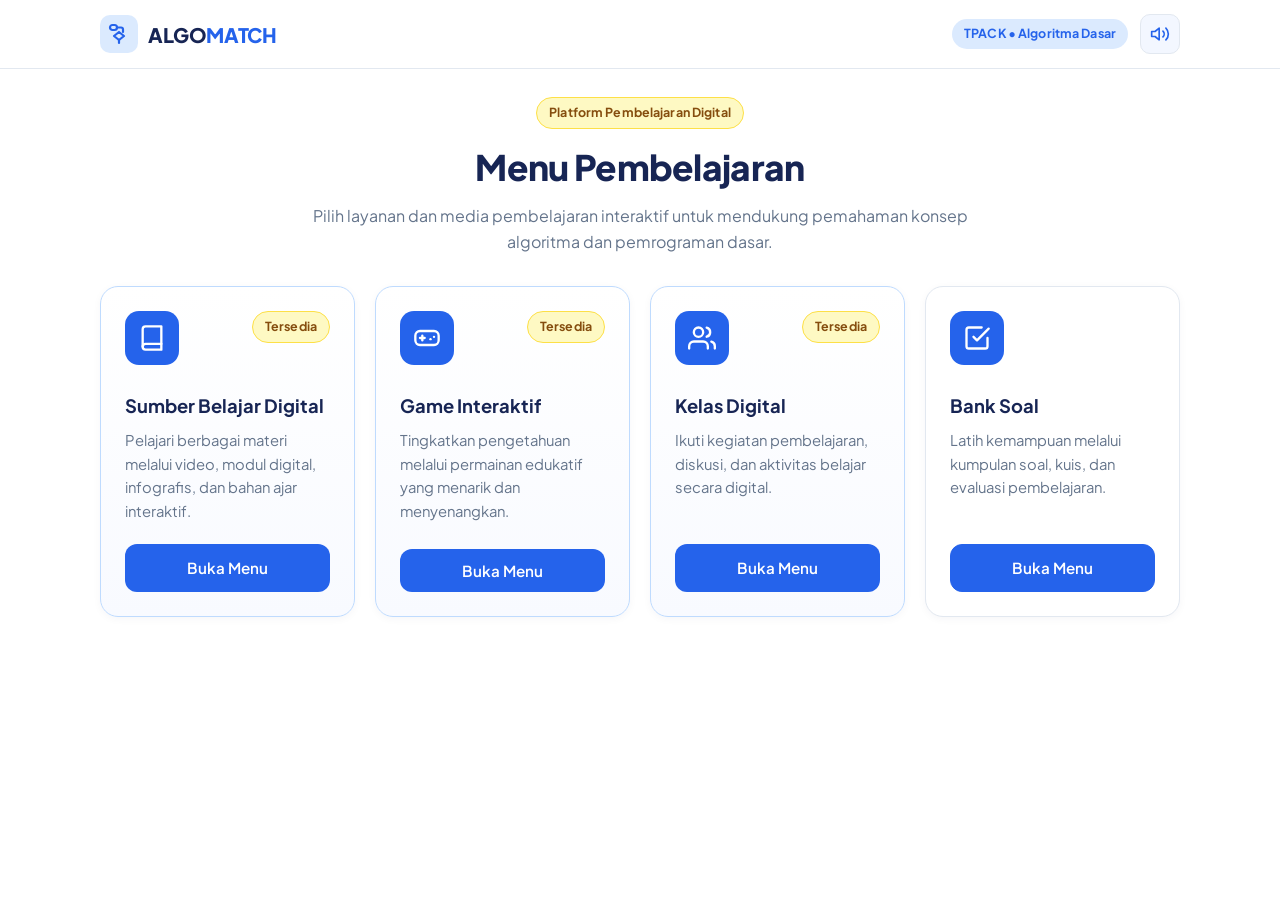
<file: index.html>
<!DOCTYPE html>
<html lang="id">
<head>
  <meta charset="UTF-8" />
  <meta name="viewport" content="width=device-width, initial-scale=1.0" />
  <title>Algo Match </title>
  <link rel="preconnect" href="https://fonts.googleapis.com">
  <link rel="preconnect" href="https://fonts.gstatic.com" crossorigin>
  <link href="https://fonts.googleapis.com/css2?family=Fira+Code:wght@400;500;600&family=Plus+Jakarta+Sans:wght@400;500;600;700;800&display=swap" rel="stylesheet">
  <link rel="stylesheet" href="css/base.css" />
  <link rel="stylesheet" href="css/components.css" />
  <link rel="stylesheet" href="css/gameplay.css" />
</head>
<body>
  <!-- TOP NAVBAR -->
  <header class="top-navbar">
    <div class="container navbar-inner">
      <button type="button" id="brand-home-btn" class="brand-logo" title="Kembali ke Menu Pembelajaran">
        <span class="brand-icon">
          <svg width="24" height="24" viewBox="0 0 24 24" fill="none" stroke="currentColor" stroke-width="2.2" stroke-linecap="round" stroke-linejoin="round">
            <rect x="3" y="3" width="7" height="5" rx="2.5"></rect>
            <polygon points="12 10 17 14 12 18 7 14 12 10"></polygon>
            <path d="M10 5.5h4a2 2 0 0 1 2 2V10"></path>
            <path d="M12 18v3"></path>
          </svg>
        </span>
        <span class="brand-text">ALGO<span class="brand-accent">MATCH</span></span>
      </button>

      <div class="navbar-actions">
        <span class="badge badge-blue hide-mobile">TPACK • Algoritma Dasar</span>
        <button type="button" id="sound-toggle-btn" class="btn-icon" aria-label="Pengaturan Suara" title="Aktifkan/Nonaktifkan Suara">
          <svg id="icon-sound-on" width="20" height="20" viewBox="0 0 24 24" fill="none" stroke="currentColor" stroke-width="2" stroke-linecap="round" stroke-linejoin="round">
            <polygon points="11 5 6 9 2 9 2 15 6 15 11 19 11 5"></polygon>
            <path d="M15.54 8.46a5 5 0 0 1 0 7.07"></path>
            <path d="M19.07 4.93a10 10 0 0 1 0 14.14"></path>
          </svg>
          <svg id="icon-sound-off" class="hidden" width="20" height="20" viewBox="0 0 24 24" fill="none" stroke="currentColor" stroke-width="2" stroke-linecap="round" stroke-linejoin="round">
            <polygon points="11 5 6 9 2 9 2 15 6 15 11 19 11 5"></polygon>
            <line x1="23" y1="9" x2="17" y2="15"></line>
            <line x1="17" y1="9" x2="23" y2="15"></line>
          </svg>
        </button>
      </div>
    </div>
  </header>

  <main class="main-wrapper">
    <!-- =========================================================
         HALAMAN 1: MENU PEMBELAJARAN (PORTAL UTAMA - 4 KATEGORI)
         ========================================================= -->
    <section id="page-portal" class="page active">
      <div class="container">
        <div class="section-header text-center">
          <span class="badge badge-yellow">Platform Pembelajaran Digital</span>
          <h1 class="page-title">Menu Pembelajaran</h1>
          <p class="page-subtitle">Pilih layanan dan media pembelajaran interaktif untuk mendukung pemahaman konsep algoritma dan pemrograman dasar.</p>
        </div>

        <div class="grid-4 portal-grid">
          <!-- 1. SUMBER BELAJAR DIGITAL -->
          <article class="card portal-card portal-card-featured">
            <div class="portal-card-top">
              <div class="card-icon-box bg-blue text-white">
                <svg width="28" height="28" viewBox="0 0 24 24" fill="none" stroke="currentColor" stroke-width="2" stroke-linecap="round" stroke-linejoin="round">
                  <path d="M4 19.5A2.5 2.5 0 0 1 6.5 17H20"></path>
                  <path d="M6.5 2H20v20H6.5A2.5 2.5 0 0 1 4 19.5v-15A2.5 2.5 0 0 1 6.5 2z"></path>
                </svg>
              </div>
              <span class="badge badge-yellow">Tersedia</span>
            </div>
            <h2 class="card-title">Sumber Belajar Digital</h2>
            <p class="card-desc">Pelajari berbagai materi melalui video, modul digital, infografis, dan bahan ajar interaktif.</p>
            <div class="card-footer">
              <a href="https://youtu.be/eN7_T725I-g" target="_blank" rel="noopener noreferrer" class="btn btn-primary btn-full">Buka Menu</a>
            </div>
          </article>

          <!-- 2. GAME INTERAKTIF (AKTIF) -->
          <article class="card portal-card portal-card-featured">
            <div class="portal-card-top">
              <div class="card-icon-box bg-blue text-white">
                <svg width="28" height="28" viewBox="0 0 24 24" fill="none" stroke="currentColor" stroke-width="2" stroke-linecap="round" stroke-linejoin="round">
                  <line x1="6" y1="12" x2="10" y2="12"></line>
                  <line x1="8" y1="10" x2="8" y2="14"></line>
                  <line x1="15" y1="13" x2="15.01" y2="13"></line>
                  <line x1="18" y1="11" x2="18.01" y2="11"></line>
                  <rect x="2" y="6" width="20" height="12" rx="4"></rect>
                </svg>
              </div>
              <span class="badge badge-yellow">Tersedia</span>
            </div>
            <h2 class="card-title">Game Interaktif</h2>
            <p class="card-desc">Tingkatkan pengetahuan melalui permainan edukatif yang menarik dan menyenangkan.</p>
            <div class="card-footer">
              <button type="button" id="btn-open-game-submenu" class="btn btn-primary btn-full">Buka Menu</button>
            </div>
          </article>

          <!-- 3. KELAS DIGITAL -->
          <article class="card portal-card portal-card-featured">
            <div class="portal-card-top">
              <div class="card-icon-box bg-blue text-white">
                <svg width="28" height="28" viewBox="0 0 24 24" fill="none" stroke="currentColor" stroke-width="2" stroke-linecap="round" stroke-linejoin="round">
                  <path d="M17 21v-2a4 4 0 0 0-4-4H5a4 4 0 0 0-4 4v2"></path>
                  <circle cx="9" cy="7" r="4"></circle>
                  <path d="M23 21v-2a4 4 0 0 0-3-3.87"></path>
                  <path d="M16 3.13a4 4 0 0 1 0 7.75"></path>
                </svg>
              </div>
              <span class="badge badge-yellow">Tersedia</span>
            </div>
            <h2 class="card-title">Kelas Digital</h2>
            <p class="card-desc">Ikuti kegiatan pembelajaran, diskusi, dan aktivitas belajar secara digital.</p>
            <div class="card-footer">
              <a href="kelas-digital.html" class="btn btn-primary btn-full">Buka Menu</a>
            </div>
          </article>

          <!-- 4. BANK SOAL -->
          <article class="card portal-card">
            <div class="card-icon-box bg-soft-blue text-blue">
              <svg width="28" height="28" viewBox="0 0 24 24" fill="none" stroke="currentColor" stroke-width="2" stroke-linecap="round" stroke-linejoin="round">
                <path d="M9 11l3 3L22 4"></path>
                <path d="M21 12v7a2 2 0 0 1-2 2H5a2 2 0 0 1-2-2V5a2 2 0 0 1 2-2h11"></path>
              </svg>
            </div>
            <h2 class="card-title">Bank Soal</h2>
            <p class="card-desc">Latih kemampuan melalui kumpulan soal, kuis, dan evaluasi pembelajaran.</p>
            <div class="card-footer">
              <a href="#" class="btn btn-secondary btn-full placeholder-link" data-menu-name="Bank Soal">Buka Menu</a>
            </div>
          </article>
        </div>
      </div>
    </section>

    <!-- =========================================================
         HALAMAN 2: SUBMENU GAME INTERAKTIF (3 KARTU)
         ========================================================= -->
    <section id="page-submenu" class="page hidden">
      <div class="container">
        <div class="top-nav-bar">
          <button type="button" class="btn btn-secondary btn-sm" data-nav="page-portal">
            <svg width="18" height="18" viewBox="0 0 24 24" fill="none" stroke="currentColor" stroke-width="2"><polyline points="15 18 9 12 15 6"></polyline></svg>
            Kembali ke Menu Pembelajaran
          </button>
        </div>

        <div class="section-header text-center">
          <span class="badge badge-yellow">Kategori Aktif • ALGO MATCH</span>
          <h1 class="page-title">Game Interaktif</h1>
          <p class="page-subtitle">Eksplorasi materi dasar algoritma, pahami aturan permainan, dan uji pemahamanmu melalui aktivitas Drag &amp; Drop interaktif.</p>
        </div>

        <div class="grid-3 submenu-grid">
          <!-- A. GAME -->
          <article class="card submenu-card">
            <div class="card-icon-box bg-blue text-white">
              <svg width="28" height="28" viewBox="0 0 24 24" fill="none" stroke="currentColor" stroke-width="2" stroke-linecap="round" stroke-linejoin="round">
                <polygon points="5 3 19 12 5 21 5 3"></polygon>
              </svg>
            </div>
            <span class="badge badge-yellow">2 Level Tersedia</span>
            <h2 class="card-title">Game</h2>
            <p class="card-desc">Mainkan permainan edukatif untuk menguji pemahaman mengenai konsep Flowchart dan Pseudocode.</p>
            <div class="card-footer">
              <button type="button" id="btn-submenu-game" class="btn btn-primary btn-full">Mulai Game</button>
            </div>
          </article>

          <!-- B. MATERI -->
          <article class="card submenu-card">
            <div class="card-icon-box bg-soft-blue text-blue">
              <svg width="28" height="28" viewBox="0 0 24 24" fill="none" stroke="currentColor" stroke-width="2" stroke-linecap="round" stroke-linejoin="round">
                <path d="M2 3h6a4 4 0 0 1 4 4v14a3 3 0 0 0-3-3H2z"></path>
                <path d="M22 3h-6a4 4 0 0 0-4 4v14a3 3 0 0 1 3-3h7z"></path>
              </svg>
            </div>
            <span class="badge badge-blue">Konsep Dasar</span>
            <h2 class="card-title">Materi</h2>
            <p class="card-desc">Pelajari konsep dasar algoritma, simbol Flowchart, dan struktur Pseudocode sebelum bermain.</p>
            <div class="card-footer">
              <button type="button" id="btn-submenu-materi" class="btn btn-primary btn-full">Pelajari Materi</button>
            </div>
          </article>

          <!-- C. PANDUAN -->
          <article class="card submenu-card">
            <div class="card-icon-box bg-soft-blue text-blue">
              <svg width="28" height="28" viewBox="0 0 24 24" fill="none" stroke="currentColor" stroke-width="2" stroke-linecap="round" stroke-linejoin="round">
                <circle cx="12" cy="12" r="10"></circle>
                <path d="M9.09 9a3 3 0 0 1 5.83 1c0 2-3 3-3 3"></path>
                <line x1="12" y1="17" x2="12.01" y2="17"></line>
              </svg>
            </div>
            <span class="badge badge-blue">Aturan &amp; Mekanisme</span>
            <h2 class="card-title">Panduan</h2>
            <p class="card-desc">Pelajari aturan, mekanisme, dan cara memainkan game ALGO MATCH.</p>
            <div class="card-footer">
              <button type="button" id="btn-submenu-panduan" class="btn btn-primary btn-full">Lihat Panduan</button>
            </div>
          </article>
        </div>
      </div>
    </section>

    <!-- =========================================================
         HALAMAN 3: SPLASH SCREEN ALGO MATCH
         ========================================================= -->
    <section id="page-splash" class="page hidden">
      <div class="container splash-container">
        <div class="card splash-card text-center">
          <div class="splash-geo-accents">
            <span class="geo-dot bg-yellow"></span>
            <span class="geo-pill bg-soft-blue"></span>
          </div>

          <div class="splash-illustration">
            <svg width="220" height="120" viewBox="0 0 220 120" fill="none">
              <rect x="65" y="8" width="90" height="28" rx="14" fill="#DBEAFE" stroke="#2563EB" stroke-width="2.5"/>
              <text x="110" y="26" text-anchor="middle" fill="#172554" font-family="Plus Jakarta Sans" font-size="11" font-weight="700">START</text>
              <line x1="110" y1="36" x2="110" y2="54" stroke="#2563EB" stroke-width="2.5"/>
              <polygon points="110,56 105,49 115,49" fill="#2563EB"/>
              <polygon points="110,58 158,84 110,110 62,84" fill="#FEF9C3" stroke="#FACC15" stroke-width="2.5"/>
              <text x="110" y="88" text-anchor="middle" fill="#172554" font-family="Plus Jakarta Sans" font-size="11" font-weight="700">MATCH?</text>
            </svg>
          </div>

          <span class="badge badge-yellow">Game Edukasi Algoritma</span>
          <h1 class="splash-title">ALGO <span class="text-blue">MATCH</span></h1>
          <p class="splash-tagline">Learn, Match, and Master the Algorithm!</p>

          <div class="splash-actions">
            <button type="button" id="btn-enter-algo-menu" class="btn btn-primary btn-lg">
              Masuk ke Menu Game
              <svg width="20" height="20" viewBox="0 0 24 24" fill="none" stroke="currentColor" stroke-width="2.2"><line x1="5" y1="12" x2="19" y2="12"></line><polyline points="12 5 19 12 12 19"></polyline></svg>
            </button>
          </div>
        </div>
      </div>
    </section>

    <!-- =========================================================
         HALAMAN 4: MAIN MENU ALGO MATCH
         ========================================================= -->
<section id="page-algo-menu" class="page hidden">
      <div class="container">
        <div class="top-nav-bar">
          <button type="button" class="btn btn-secondary btn-sm" data-nav="page-submenu">
            <svg width="18" height="18" viewBox="0 0 24 24" fill="none" stroke="currentColor" stroke-width="2"><polyline points="15 18 9 12 15 6"></polyline></svg>
            Kembali ke Submenu Game Interaktif
          </button>
        </div>

        <div class="card algo-menu-card">
          <div class="algo-menu-grid">
            <div class="algo-menu-content">
              <span class="badge badge-yellow">TPACK Interactive Learning</span>
              <h1 class="algo-menu-title">ALGO <span class="text-blue">MATCH</span></h1>
              <p class="algo-menu-tagline">Learn, Match, and Master the Algorithm!</p>
              <p class="algo-menu-desc">
                Latih pemahaman konsep dasar algoritma dengan mencocokkan bentuk simbol <strong>Flowchart</strong> dan struktur perintah <strong>Pseudocode</strong> secara interaktif melalui mekanisme Drag &amp; Drop.
              </p>

              <!-- FORM IDENTITAS MAHASISWA -->
              <div style="background: var(--bg-secondary); border: 1px solid var(--light-blue); border-radius: 14px; padding: 16px; margin-bottom: 18px; max-width: 420px;">
                <div style="font-size: 0.85rem; font-weight: 700; color: var(--dark-navy); margin-bottom: 10px;">
                  Data Identitas Pemain
                </div>
                <div style="display: flex; flex-direction: column; gap: 10px;">
                  <input type="text" id="input-player-nama" placeholder="Nama Lengkap"
                    style="width: 100%; padding: 10px 12px; border: 1px solid var(--border-color); border-radius: 10px; font-family: inherit; font-size: 0.9rem; background: #FFFFFF;" />
                  <div style="display: grid; grid-template-columns: 1fr 1fr; gap: 10px;">
                    <input type="text" id="input-player-nim" placeholder="NIM"
                      style="width: 100%; padding: 10px 12px; border: 1px solid var(--border-color); border-radius: 10px; font-family: inherit; font-size: 0.9rem; background: #FFFFFF;" />
                    <input type="text" id="input-player-kelas" placeholder="Kelas (mis. TRPL 3A)"
                      style="width: 100%; padding: 10px 12px; border: 1px solid var(--border-color); border-radius: 10px; font-family: inherit; font-size: 0.9rem; background: #FFFFFF;" />
                  </div>
                </div>
              </div>

              <div class="algo-menu-buttons">
                <button type="button" id="btn-algo-start" class="btn btn-primary btn-lg">
                  <svg width="20" height="20" viewBox="0 0 24 24" fill="none" stroke="currentColor" stroke-width="2.2"><polygon points="5 3 19 12 5 21 5 3"></polygon></svg>
                  MULAI BERMAIN
                </button>
                <div class="algo-menu-secondary-row">
                  <button type="button" id="btn-algo-materi" class="btn btn-secondary">
                    <svg width="18" height="18" viewBox="0 0 24 24" fill="none" stroke="currentColor" stroke-width="2"><path d="M2 3h6a4 4 0 0 1 4 4v14a3 3 0 0 0-3-3H2z"></path><path d="M22 3h-6a4 4 0 0 0-4 4v14a3 3 0 0 1 3-3h7z"></path></svg>
                    PELAJARI MATERI
                  </button>
                  <button type="button" id="btn-algo-panduan" class="btn btn-secondary">
                    <svg width="18" height="18" viewBox="0 0 24 24" fill="none" stroke="currentColor" stroke-width="2"><circle cx="12" cy="12" r="10"></circle><path d="M9.09 9a3 3 0 0 1 5.83 1c0 2-3 3-3 3"></path><line x1="12" y1="17" x2="12.01" y2="17"></line></svg>
                    PANDUAN
                  </button>
                </div>
              </div>
            </div>

            <div class="algo-menu-visual">
              <div class="visual-box">
                <svg width="260" height="220" viewBox="0 0 260 220" fill="none">
                  <rect x="75" y="12" width="110" height="32" rx="16" fill="#DBEAFE" stroke="#2563EB" stroke-width="2.5"/>
                  <text x="130" y="32" text-anchor="middle" fill="#172554" font-family="Plus Jakarta Sans" font-size="12" font-weight="700">TERMINATOR</text>
                  <line x1="130" y1="44" x2="130" y2="68" stroke="#2563EB" stroke-width="2.5"/>
                  <polygon points="130,70 125,62 135,62" fill="#2563EB"/>

                  <polygon points="65,72 205,72 190,108 50,108" fill="#FFFFFF" stroke="#2563EB" stroke-width="2.5"/>
                  <text x="128" y="94" text-anchor="middle" fill="#172554" font-family="Plus Jakarta Sans" font-size="12" font-weight="700">INPUT / OUTPUT</text>
                  <line x1="130" y1="108" x2="130" y2="132" stroke="#2563EB" stroke-width="2.5"/>
                  <polygon points="130,134 125,126 135,126" fill="#2563EB"/>

                  <rect x="65" y="136" width="130" height="36" rx="6" fill="#FEF9C3" stroke="#FACC15" stroke-width="2.5"/>
                  <text x="130" y="158" text-anchor="middle" fill="#172554" font-family="Fira Code" font-size="12" font-weight="600">PROCESS</text>

                  <circle cx="215" cy="40" r="14" fill="#FEF9C3" stroke="#FACC15" stroke-width="2"/>
                  <text x="215" y="44" text-anchor="middle" fill="#172554" font-family="Plus Jakarta Sans" font-size="11" font-weight="700">A</text>
                </svg>
              </div>
            </div>
          </div>
        </div>
      </div>
    </section>

    <!-- =========================================================
         HALAMAN 5: MATERI PEMBELAJARAN
         ========================================================= -->
    <section id="page-materi" class="page hidden">
      <div class="container">
        <div class="top-nav-bar">
          <button type="button" id="btn-materi-back" class="btn btn-secondary btn-sm">
            <svg width="18" height="18" viewBox="0 0 24 24" fill="none" stroke="currentColor" stroke-width="2"><polyline points="15 18 9 12 15 6"></polyline></svg>
            Kembali
          </button>
          <button type="button" id="btn-materi-to-play" class="btn btn-primary btn-sm">
            Lanjut Bermain
            <svg width="16" height="16" viewBox="0 0 24 24" fill="none" stroke="currentColor" stroke-width="2"><polyline points="9 18 15 12 9 6"></polyline></svg>
          </button>
        </div>

        <div class="section-header text-center">
          <span class="badge badge-yellow">Bahan Ajar Algoritma Dasar</span>
          <h1 class="page-title">Materi Pembelajaran</h1>
          <p class="page-subtitle">Pelajari pengertian, fungsi, dan simbol dasar Flowchart serta struktur perintah Pseudocode.</p>
        </div>

        <!-- TAB KATEGORI MATERI -->
        <div class="tabs-wrapper">
          <button type="button" class="tab-btn active" data-materi-tab="flowchart">
            1. Materi Flowchart
          </button>
          <button type="button" class="tab-btn" data-materi-tab="pseudocode">
            2. Materi Pseudocode
          </button>
        </div>

        <!-- KONTEN MATERI DIRENDER DINAMIS OLEH renderPages.js -->
        <div id="materi-content-area"></div>
      </div>
    </section>

    <!-- =========================================================
         HALAMAN 6: PANDUAN PERMAINAN
         ========================================================= -->
    <section id="page-panduan" class="page hidden">
      <div class="container">
        <div class="top-nav-bar">
          <button type="button" id="btn-panduan-back" class="btn btn-secondary btn-sm">
            <svg width="18" height="18" viewBox="0 0 24 24" fill="none" stroke="currentColor" stroke-width="2"><polyline points="15 18 9 12 15 6"></polyline></svg>
            Kembali
          </button>
          <button type="button" id="btn-panduan-to-play" class="btn btn-primary btn-sm">
            Mulai Bermain
            <svg width="16" height="16" viewBox="0 0 24 24" fill="none" stroke="currentColor" stroke-width="2"><polyline points="9 18 15 12 9 6"></polyline></svg>
          </button>
        </div>

        <div class="section-header text-center">
          <span class="badge badge-yellow">Petunjuk &amp; Aturan Main</span>
          <h1 class="page-title">Panduan Permainan</h1>
          <p class="page-subtitle">Pahami mekanisme Drag &amp; Drop, sistem penilaian, perolehan bintang, dan cara membuka level berikutnya.</p>
        </div>

        <!-- KONTEN PANDUAN & CONTOH INTERAKTIF DIRENDER DINAMIS OLEH renderPages.js -->
        <div id="panduan-content-area"></div>
      </div>
    </section>

    <!-- =========================================================
         HALAMAN 7: PEMILIHAN LEVEL
         ========================================================= -->
    <section id="page-levels" class="page hidden">
      <div class="container">
        <div class="top-nav-bar">
          <button type="button" class="btn btn-secondary btn-sm" data-nav="page-algo-menu">
            <svg width="18" height="18" viewBox="0 0 24 24" fill="none" stroke="currentColor" stroke-width="2"><polyline points="15 18 9 12 15 6"></polyline></svg>
            Kembali ke Menu Game
          </button>
          <button type="button" id="btn-view-final-from-levels" class="btn btn-accent btn-sm hidden">
            Lihat Rekap Hasil Akhir
          </button>
        </div>

        <div class="section-header text-center">
          <span class="badge badge-yellow">2 Tahap Pembelajaran</span>
          <h1 class="page-title">Pilih Level Permainan</h1>
          <p class="page-subtitle">Selesaikan Level 1 (Flowchart) terlebih dahulu untuk membuka akses ke Level 2 (Pseudocode).</p>
        </div>

        <div id="level-cards-container" class="grid-2 levels-grid"></div>
      </div>
    </section>

    <!-- =========================================================
         HALAMAN 8: GAMEPLAY INTERAKTIF
         ========================================================= -->
    <section id="page-gameplay" class="page hidden">
      <div class="container">
        <!-- HEADER GAMEPLAY -->
        <div class="card gameplay-header-card">
          <div class="gameplay-top-row">
            <div class="gameplay-title-group">
              <span id="gp-level-badge" class="badge badge-blue">LEVEL 1</span>
              <h2 id="gp-level-title" class="gp-title">FLOWCHART</h2>
            </div>

            <div class="gameplay-stats-group">
              <span class="badge badge-yellow gp-score-badge">
                <svg width="16" height="16" viewBox="0 0 24 24" fill="#FACC15" stroke="#172554" stroke-width="2"><polygon points="12 2 15.09 8.26 22 9.27 17 14.14 18.18 21.02 12 17.77 5.82 21.02 7 14.14 2 9.27 8.91 8.26 12 2"></polygon></svg>
                Poin sementara: <strong id="gp-score">0</strong>
              </span>
              <button type="button" id="btn-gp-exit" class="btn btn-secondary btn-sm">
                Keluar
              </button>
            </div>
          </div>

          <div class="gameplay-progress-row">
            <div class="progress-meta">
              <span id="gp-question-counter">Soal 1 dari 6</span>
              <span id="gp-progress-percent">Progress: 0%</span>
            </div>
            <div class="progress-track">
              <div id="gp-progress-fill" class="progress-fill" style="width: 0%;"></div>
            </div>
          </div>
        </div>

        <!-- INSTRUKSI SOAL -->
        <div class="instruction-banner">
          <svg width="20" height="20" viewBox="0 0 24 24" fill="none" stroke="currentColor" stroke-width="2.2"><circle cx="12" cy="12" r="10"></circle><line x1="12" y1="16" x2="12" y2="12"></line><line x1="12" y1="8" x2="12.01" y2="8"></line></svg>
          <p id="gp-instruction-text">Seret (Drag) objek di sebelah kiri dan letakkan (Drop) pada kotak definisi fungsi yang sesuai di sebelah kanan. Anda juga dapat mengetuk objek lalu mengetuk target.</p>
        </div>

        <!-- FEEDBACK EDUKATIF -->
        <div id="gp-feedback-box" class="feedback-banner hidden" role="status" aria-live="polite">
          <div class="feedback-icon" id="gp-feedback-icon"></div>
          <div class="feedback-content">
            <h4 id="gp-feedback-title" class="feedback-title">BENAR!</h4>
            <p id="gp-feedback-text" class="feedback-text"></p>
          </div>
        </div>

        <!-- AREA UTAMA DRAG & DROP -->
        <div class="gameplay-board">
          <div class="board-column">
            <h3 class="board-col-title" id="gp-source-col-title">Simbol Flowchart</h3>
            <div id="gp-drag-items" class="drag-items-list"></div>
          </div>

          <div class="board-column">
            <h3 class="board-col-title">Definisi &amp; Fungsi</h3>
            <div id="gp-drop-zones" class="drop-zones-list"></div>
          </div>
        </div>

        <!-- TOMBOL SELESAI LEVEL (MUNCUL SAAT 6/6 TERJAWAB) -->
        <div id="gp-complete-bar" class="gp-complete-bar hidden">
          <button type="button" id="btn-gp-finish-level" class="btn btn-primary btn-lg">
            Lihat Penghargaan Level
            <svg width="20" height="20" viewBox="0 0 24 24" fill="none" stroke="currentColor" stroke-width="2.2"><polyline points="9 18 15 12 9 6"></polyline></svg>
          </button>
        </div>
      </div>
    </section>

    <!-- =========================================================
         HALAMAN 9: AWARDING SCREEN (PER LEVEL)
         ========================================================= -->
    <section id="page-awarding" class="page hidden">
      <div class="container awarding-container">
        <div id="awarding-content-area" class="card awarding-card text-center"></div>
      </div>
    </section>

    <!-- =========================================================
         HALAMAN 10: FINAL RESULT SCREEN (REKAP KESELURUHAN)
         ========================================================= -->
    <section id="page-final" class="page hidden">
      <div class="container final-container">
        <div id="final-content-area" class="card final-card"></div>
      </div>
    </section>
  </main>

  <!-- DIALOG KONFIRMASI KELUAR PERMAINAN -->
  <div id="exit-confirm-modal" class="modal-overlay hidden" role="dialog" aria-modal="true" aria-labelledby="modal-exit-title">
    <div class="modal-box">
      <div class="modal-icon bg-soft-yellow text-navy">
        <svg width="28" height="28" viewBox="0 0 24 24" fill="none" stroke="currentColor" stroke-width="2.2"><path d="M10.29 3.86L1.82 18a2 2 0 0 0 1.71 3h16.94a2 2 0 0 0 1.71-3L13.71 3.86a2 2 0 0 0-3.42 0z"></path><line x1="12" y1="9" x2="12" y2="13"></line><line x1="12" y1="17" x2="12.01" y2="17"></line></svg>
      </div>
      <h3 id="modal-exit-title" class="modal-title">Keluar dari Permainan?</h3>
      <p class="modal-desc">Progres soal pada level yang sedang berlangsung tidak akan disimpan jika Anda keluar sekarang. Apakah Anda yakin ingin keluar?</p>
      <div class="modal-actions">
        <button type="button" id="btn-cancel-exit" class="btn btn-secondary">Lanjutkan Bermain</button>
        <button type="button" id="btn-confirm-exit" class="btn btn-primary">Ya, Keluar</button>
      </div>
    </div>
  </div>

  <!-- TOAST NOTIFIKASI (UNTUK PLACEHOLDER MENU) -->
  <div id="toast-notification" class="toast hidden" role="status"></div>

  <!-- KONTAINER CONFETTI -->
  <div id="confetti-container" class="confetti-container" aria-hidden="true"></div>

  <script type="module" src="js/main.js"></script>
</body>
</html>
</file>
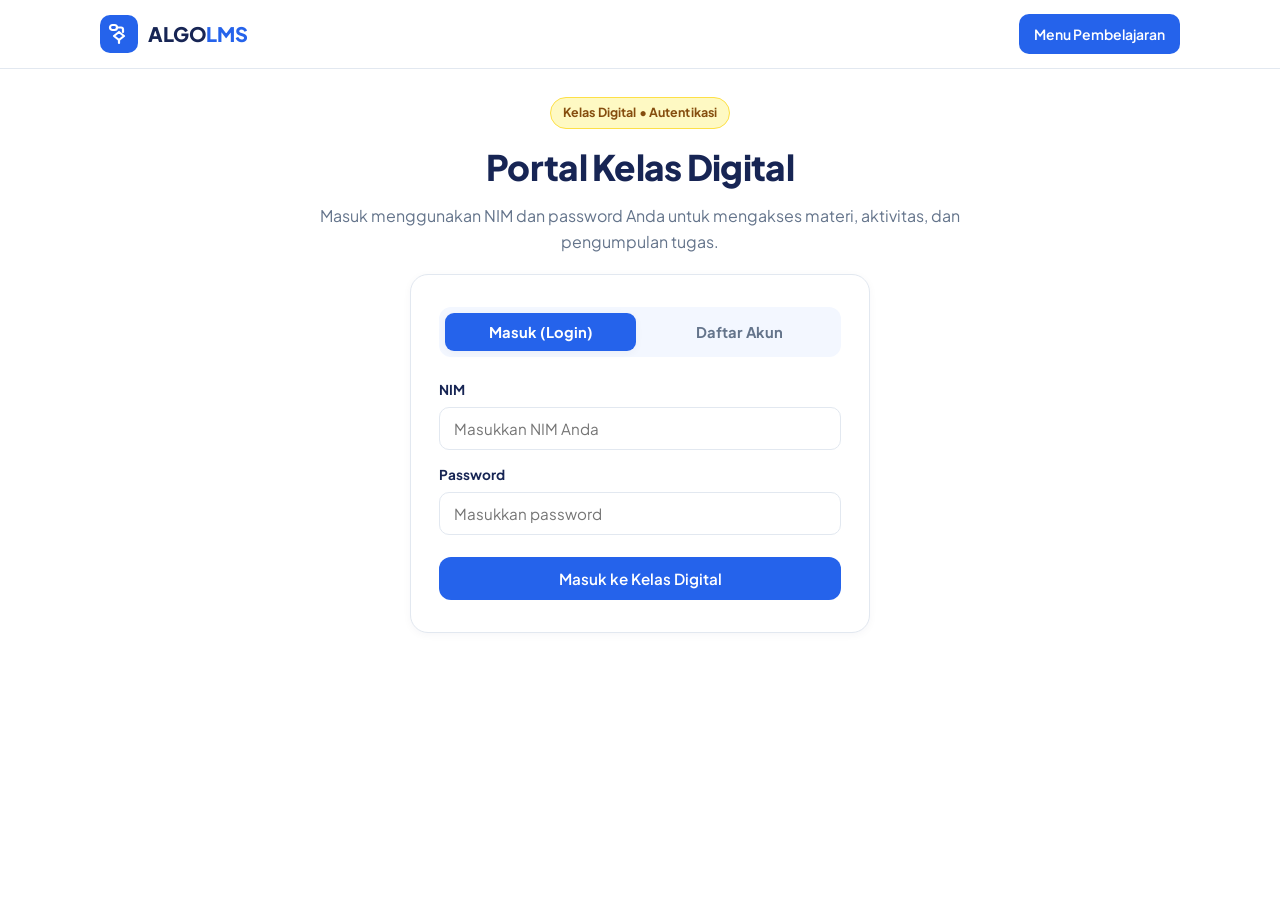
<file: kelas-digital.html>
<!DOCTYPE html>
<html lang="id">
<head>
  <meta charset="UTF-8" />
  <meta name="viewport" content="width=device-width, initial-scale=1.0" />
  <title>Kelas Digital (LMS) – ALGO MATCH</title>
  <link rel="preconnect" href="https://fonts.googleapis.com">
  <link rel="preconnect" href="https://fonts.gstatic.com" crossorigin>
  <link href="https://fonts.googleapis.com/css2?family=Fira+Code:wght@400;500;600&family=Plus+Jakarta+Sans:wght@400;500;600;700;800&display=swap" rel="stylesheet">
  <link rel="stylesheet" href="css/base.css" />
  <link rel="stylesheet" href="css/components.css" />
  <link rel="stylesheet" href="css/lms-auth.css" />
  <link rel="stylesheet" href="css/lms-dashboard.css" />
</head>
<body>
  <header class="top-navbar">
    <div class="container navbar-inner">
      <a href="index.html" class="brand-logo lms-brand-link" title="Kembali ke Menu Pembelajaran">
        <span class="brand-icon lms-brand-icon">
          <svg width="24" height="24" viewBox="0 0 24 24" fill="none" stroke="currentColor" stroke-width="2.2" stroke-linecap="round" stroke-linejoin="round">
            <rect x="3" y="3" width="7" height="5" rx="2.5"></rect>
            <polygon points="12 10 17 14 12 18 7 14 12 10"></polygon>
            <path d="M10 5.5h4a2 2 0 0 1 2 2V10"></path>
            <path d="M12 18v3"></path>
          </svg>
        </span>
        <span class="brand-text">ALGO<span class="brand-accent">LMS</span></span>
      </a>

      <div class="navbar-actions">
        <a href="index.html" class="btn btn-primary btn-sm">Menu Pembelajaran</a>
      </div>
    </div>
  </header>

  <main class="main-wrapper">
    <section id="lms-auth-section" class="container">
      <div class="section-header text-center auth-header">
        <span class="badge badge-yellow">Kelas Digital • Autentikasi</span>
        <h1 class="page-title">Portal Kelas Digital</h1>
        <p class="page-subtitle">Masuk menggunakan NIM dan password Anda untuk mengakses materi, aktivitas, dan pengumpulan tugas.</p>
      </div>

      <div class="auth-container">
        <div class="card auth-card">
          <div class="auth-tabs">
            <button type="button" id="tab-login" class="auth-tab-btn active">Masuk (Login)</button>
            <button type="button" id="tab-register" class="auth-tab-btn">Daftar Akun</button>
          </div>

          <div id="auth-alert" class="alert-box hidden" role="alert"></div>

          <form id="form-login">
            <div class="form-group">
              <label for="login-nim" class="form-label">NIM</label>
              <input type="text" id="login-nim" class="form-input" placeholder="Masukkan NIM Anda" required />
            </div>
            <div class="form-group">
              <label for="login-password" class="form-label">Password</label>
              <input type="password" id="login-password" class="form-input" placeholder="Masukkan password" required />
            </div>
            <button type="submit" id="btn-submit-login" class="btn btn-primary btn-full auth-submit-btn">
              Masuk ke Kelas Digital
            </button>
          </form>

          <form id="form-register" class="hidden">
            <div class="form-group">
              <label for="reg-nama" class="form-label">Nama Lengkap</label>
              <input type="text" id="reg-nama" class="form-input" placeholder="Contoh: Gede Ananda Karunia Putra" required />
            </div>
            <div class="form-group">
              <label for="reg-nim" class="form-label">NIM</label>
              <input type="text" id="reg-nim" class="form-input" placeholder="Contoh: 2455011010" required />
            </div>
            <div class="form-group">
              <label for="reg-kelas" class="form-label">Kelas</label>
              <input type="text" id="reg-kelas" class="form-input" placeholder="Contoh: TRPL 3A" required />
            </div>
            <div class="form-group">
              <label for="reg-password" class="form-label">Buat Password</label>
              <input type="password" id="reg-password" class="form-input" placeholder="Minimal 6 karakter" minlength="6" required />
            </div>
            <button type="submit" id="btn-submit-register" class="btn btn-primary btn-full auth-submit-btn">
              Daftar Akun Sekarang
            </button>
          </form>
        </div>
      </div>
    </section>

    <section id="lms-dashboard-section" class="container hidden">
      <div class="lms-welcome-banner">
        <div>
          <div class="lms-badge-row">
            <span class="badge badge-green">● Terautentikasi</span>
            <span id="dash-role-badge" class="badge badge-yellow">Mahasiswa</span>
          </div>
          <h1 class="page-title lms-welcome-title" id="dash-welcome-name">Selamat Datang!</h1>
          <p class="page-subtitle" id="dash-user-meta">NIM: - | Kelas: -</p>
        </div>

        <div class="lms-banner-actions">
          <button type="button" id="btn-refresh-lms" class="btn btn-primary btn-sm">Sinkron Data</button>
          <button type="button" id="btn-lms-logout" class="btn btn-primary btn-sm">Keluar (Logout)</button>
        </div>
      </div>

      <!-- VIEW MAHASISWA -->
      <div id="lms-mahasiswa-view">
        <nav class="horton-tabs" aria-label="Navigasi Pilar Pembelajaran">
          <button type="button" class="horton-tab-btn active" data-horton-tab="tab-tujuan">
            1. Tujuan Pembelajaran
          </button>
          <button type="button" class="horton-tab-btn" data-horton-tab="tab-aktivitas">
            2. Materi &amp; Aktivitas
          </button>
          <button type="button" class="horton-tab-btn" data-horton-tab="tab-bukti">
            3. Bukti &amp; Pengumpulan Tugas
          </button>
        </nav>

        <div id="panel-tab-tujuan" class="horton-panel">
          <div class="card lms-course-card">
            <span class="badge badge-blue">Desain E-Learning • William Horton</span>
            <h2 class="lms-section-heading" id="course-title">Algoritma &amp; Pemrograman Dasar</h2>
            <p class="lms-course-desc" id="course-desc"></p>
            <h3 class="lms-sub-heading">Capaian Pembelajaran Mata Kuliah (CPMK)</h3>
            <div id="cpmk-list" class="cpmk-grid"></div>
          </div>
        </div>

        <div id="panel-tab-aktivitas" class="horton-panel hidden">
          <div class="card lms-game-sync-card">
            <div class="game-sync-header">
              <div>
                <span class="badge badge-yellow">Integrasi Praktikum Interaktif</span>
                <h2 class="lms-section-heading">Progres Game ALGO MATCH</h2>
                <p class="lms-muted-text">Skor terbaik Anda tersinkronisasi otomatis berdasarkan NIM akun.</p>
              </div>
              <a href="index.html" class="btn btn-primary">Mainkan ALGO MATCH</a>
            </div>

            <div class="game-stats-grid">
              <div class="stat-box">
                <span class="stat-label">Skor Level 1 (Flowchart)</span>
                <strong class="stat-value" id="stat-lvl1">0 / 60</strong>
              </div>
              <div class="stat-box">
                <span class="stat-label">Skor Level 2 (Pseudocode)</span>
                <strong class="stat-value" id="stat-lvl2">0 / 60</strong>
              </div>
              <div class="stat-box">
                <span class="stat-label">Total Skor &amp; Bintang</span>
                <strong class="stat-value" id="stat-total">0 Poin (0 ★)</strong>
              </div>
              <div class="stat-box">
                <span class="stat-label">Status Capaian</span>
                <strong class="stat-value text-blue" id="stat-status">Memuat...</strong>
              </div>
            </div>
          </div>

          <div class="lms-section-top">
            <h2 class="lms-section-heading">Modul &amp; Bahan Ajar Digital</h2>
          </div>
          <div id="lms-materi-grid" class="grid-3"></div>
        </div>

        <div id="panel-tab-bukti" class="horton-panel hidden">
          <div class="bukti-layout">
            <div class="card">
              <span class="badge badge-blue">Asesmen Formatif</span>
              <h2 class="lms-section-heading">Kumpulkan Tugas</h2>
              <p class="lms-muted-text">Tautkan link Google Drive, GitHub, atau dokumen jawaban Anda.</p>

              <form id="form-submit-tugas" class="tugas-form">
                <div class="form-group">
                  <label for="tugas-judul" class="form-label">Pilih / Judul Tugas</label>
                  <select id="tugas-judul" class="form-input" required>
                    <option value="Tugas 1 - Analisis Flowchart">Tugas 1 - Analisis Flowchart</option>
                    <option value="Tugas 2 - Implementasi Pseudocode">Tugas 2 - Implementasi Pseudocode</option>
                    <option value="Tugas 3 - Studi Kasus Algoritma">Tugas 3 - Studi Kasus Algoritma</option>
                  </select>
                </div>
                <div class="form-group">
                  <label for="tugas-link" class="form-label">Link Jawaban (Google Drive / GitHub / Docs)</label>
                  <input type="url" id="tugas-link" class="form-input" placeholder="https://drive.google.com/..." required />
                </div>
                <div class="form-group">
                  <label for="tugas-catatan" class="form-label">Catatan Tambahan (Opsional)</label>
                  <textarea id="tugas-catatan" class="form-input" rows="3" placeholder="Tuliskan ringkasan atau keterangan pengerjaan..."></textarea>
                </div>
                <button type="submit" id="btn-submit-tugas" class="btn btn-primary btn-full">
                  Kirim Jawaban Tugas
                </button>
              </form>
            </div>

            <div class="card">
              <span class="badge badge-yellow">Portofolio Bukti Belajar</span>
              <h2 class="lms-section-heading">Riwayat Pengumpulan &amp; Nilai</h2>
              <div id="lms-tugas-history" class="tugas-history-list"></div>
            </div>
          </div>
        </div>
      </div>

      <!-- VIEW DOSEN / PENGAJAR -->
      <div id="lms-dosen-view" class="hidden">
        <nav class="horton-tabs" aria-label="Navigasi Panel Dosen">
          <button type="button" class="dosen-tab-btn active" data-dosen-tab="dosen-penilaian">
            1. Penilaian Tugas Mahasiswa
          </button>
          <button type="button" class="dosen-tab-btn" data-dosen-tab="dosen-materi">
            2. Tambah Modul Materi
          </button>
          <button type="button" class="dosen-tab-btn" data-dosen-tab="dosen-rekap-game">
            3. Rekap Skor ALGO MATCH
          </button>
        </nav>

        <div id="panel-dosen-penilaian" class="dosen-panel">
          <div class="card">
            <span class="badge badge-blue">Evaluasi &amp; Bukti Belajar</span>
            <h2 class="lms-section-heading">Daftar Kiriman Tugas Mahasiswa</h2>
            <p class="lms-muted-text">Periksa tautan jawaban dan berikan nilai (0–100) yang langsung tersinkron ke akun mahasiswa.</p>
            <div id="dosen-tugas-list" class="dosen-list-stack"></div>
          </div>
        </div>

        <div id="panel-dosen-materi" class="dosen-panel hidden">
          <div class="bukti-layout">
            <div class="card">
              <span class="badge badge-yellow" id="materi-form-badge">Tambah Konten</span>
              <h2 class="lms-section-heading" id="materi-form-heading">Publikasikan Materi Baru</h2>
              <p class="lms-muted-text">Materi yang disimpan akan langsung tampil pada dashboard seluruh mahasiswa.</p>

              <form id="form-add-materi" class="tugas-form">
                <input type="hidden" id="materi-edit-row" value="" />
                <div class="form-group">
                  <label for="materi-pertemuan" class="form-label">Label Pertemuan</label>
                  <input type="text" id="materi-pertemuan" class="form-input" placeholder="Contoh: Pertemuan 2" required />
                </div>
                <div class="form-group">
                  <label for="materi-judul" class="form-label">Judul Materi</label>
                  <input type="text" id="materi-judul" class="form-input" placeholder="Contoh: Struktur Percabangan & Perulangan" required />
                </div>
                <div class="form-group">
                  <label for="materi-tipe" class="form-label">Tipe Bahan Ajar</label>
                  <select id="materi-tipe" class="form-input" required>
                    <option value="Modul PDF">Modul PDF</option>
                    <option value="Video">Video Pembelajaran</option>
                    <option value="Slide">Slide Presentasi</option>
                    <option value="Referensi">Artikel / Referensi</option>
                  </select>
                </div>
                <div class="form-group">
                  <label for="materi-link" class="form-label">Tautan Materi (URL Drive / YouTube / Web)</label>
                  <input type="url" id="materi-link" class="form-input" placeholder="https://..." required />
                </div>
                <div class="form-group">
                  <label for="materi-deskripsi" class="form-label">Deskripsi Singkat</label>
                  <textarea id="materi-deskripsi" class="form-input" rows="3" placeholder="Ringkasan topik pembelajaran..." required></textarea>
                </div>
                <div class="dosen-form-actions">
                  <button type="submit" id="btn-add-materi" class="btn btn-primary btn-full">
                    Publikasikan Materi
                  </button>
                  <button type="button" id="btn-cancel-edit-materi" class="btn btn-secondary btn-full hidden">
                    Batal Edit
                  </button>
                </div>
              </form>
            </div>

            <div class="card">
              <span class="badge badge-blue">Katalog Pembelajaran</span>
              <h2 class="lms-section-heading">Daftar Materi yang Sudah Dirilis</h2>
              <p class="lms-muted-text">Kelola, ubah tautan, atau hapus modul pembelajaran aktif.</p>
              <div id="dosen-materi-list" class="dosen-list-stack"></div>
            </div>
          </div>
        </div>

        <div id="panel-dosen-rekap-game" class="dosen-panel hidden">
          <div class="card">
            <span class="badge badge-green">Analitik Praktikum</span>
            <h2 class="lms-section-heading">Rekap Nilai Game ALGO MATCH</h2>
            <p class="lms-muted-text">Data riwayat penyelesaian game dari seluruh mahasiswa.</p>
            <div class="table-responsive">
              <table class="lms-table">
                <thead>
                  <tr>
                    <th>Waktu</th>
                    <th>NIM</th>
                    <th>Nama</th>
                    <th>Kelas</th>
                    <th>Lvl 1</th>
                    <th>Lvl 2</th>
                    <th>Total</th>
                    <th>Status</th>
                  </tr>
                </thead>
                <tbody id="dosen-game-tbody"></tbody>
              </table>
            </div>
          </div>
        </div>
      </div>
    </section>
  </main>

  <div id="toast-notification" class="toast hidden" role="status"></div>

  <script type="module" src="js/lms/lms-main.js"></script>
</body>
</html>
</file>
<file: css/base.css>
:root {
  --bg-primary: #FFFFFF;
  --bg-secondary: #F3F7FF;
  --primary-blue: #2563EB;
  --primary-blue-hover: #1D4ED8;
  --dark-navy: #172554;
  --light-blue: #DBEAFE;
  --accent-yellow: #FACC15;
  --accent-yellow-hover: #EAB308;
  --soft-yellow: #FEF9C3;
  --success-green: #16A34A;
  --soft-green: #DCFCE7;
  --error-red: #DC2626;
  --soft-red: #FEE2E2;
  --text-secondary: #64748B;
  --border-color: #E2E8F0;

  --radius-sm: 10px;
  --radius-md: 14px;
  --radius-lg: 18px;
  --shadow-sm: 0 2px 8px rgba(23, 37, 84, 0.04);
  --shadow-md: 0 8px 24px rgba(23, 37, 84, 0.07);
  --transition: all 0.2s cubic-bezier(0.4, 0, 0.2, 1);
}

*,
*::before,
*::after {
  box-sizing: border-box;
  margin: 0;
  padding: 0;
}

body {
  font-family: 'Plus Jakarta Sans', -apple-system, BlinkMacSystemFont, sans-serif;
  background-color: var(--bg-primary);
  color: var(--dark-navy);
  line-height: 1.6;
  min-height: 100vh;
  display: flex;
  flex-direction: column;
  -webkit-font-smoothing: antialiased;
}

code, pre, .font-mono {
  font-family: 'Fira Code', monospace;
}

/* NAVBAR */
.top-navbar {
  background-color: var(--bg-primary);
  border-bottom: 1px solid var(--border-color);
  position: sticky;
  top: 0;
  z-index: 40;
}

.navbar-inner {
  display: flex;
  align-items: center;
  justify-content: space-between;
  height: 68px;
}

.brand-logo {
  display: inline-flex;
  align-items: center;
  gap: 10px;
  background: none;
  border: none;
  cursor: pointer;
  font-family: inherit;
  font-size: 1.25rem;
  font-weight: 800;
  color: var(--dark-navy);
  letter-spacing: -0.02em;
  transition: var(--transition);
}

.brand-logo:hover {
  opacity: 0.85;
}

.brand-icon {
  display: inline-flex;
  align-items: center;
  justify-content: center;
  width: 38px;
  height: 38px;
  border-radius: 10px;
  background-color: var(--light-blue);
  color: var(--primary-blue);
}

.brand-accent {
  color: var(--primary-blue);
}

.navbar-actions {
  display: flex;
  align-items: center;
  gap: 12px;
}

/* CONTAINER & PAGES */
.container {
  width: 100%;
  max-width: 1120px;
  margin: 0 auto;
  padding: 0 20px;
}

.main-wrapper {
  flex: 1;
  padding: 28px 0 56px;
}

.page {
  animation: fadeSlideIn 0.28s ease-out;
}

.hidden {
  display: none !important;
}

@keyframes fadeSlideIn {
  from {
    opacity: 0;
    transform: translateY(8px);
  }
  to {
    opacity: 1;
    transform: translateY(0);
  }
}

/* TYPOGRAPHY & HEADERS */
.section-header {
  max-width: 680px;
  margin: 0 auto 32px;
}

.text-center {
  text-align: center;
}

.page-title {
  font-size: clamp(1.65rem, 3vw, 2.2rem);
  font-weight: 800;
  color: var(--dark-navy);
  margin: 10px 0 8px;
  letter-spacing: -0.02em;
}

.page-subtitle {
  font-size: 1rem;
  color: var(--text-secondary);
}

.top-nav-bar {
  display: flex;
  align-items: center;
  justify-content: space-between;
  gap: 12px;
  margin-bottom: 24px;
  flex-wrap: wrap;
}

/* GRIDS */
.grid-2 {
  display: grid;
  grid-template-columns: repeat(2, 1fr);
  gap: 24px;
}

.grid-3 {
  display: grid;
  grid-template-columns: repeat(3, 1fr);
  gap: 24px;
}

.grid-4 {
  display: grid;
  grid-template-columns: repeat(4, 1fr);
  gap: 20px;
}

/* COLOR HELPERS */
.bg-blue { background-color: var(--primary-blue); }
.bg-soft-blue { background-color: var(--light-blue); }
.bg-yellow { background-color: var(--accent-yellow); }
.bg-soft-yellow { background-color: var(--soft-yellow); }
.text-blue { color: var(--primary-blue); }
.text-navy { color: var(--dark-navy); }
.text-white { color: #FFFFFF; }

@media (max-width: 1024px) {
  .grid-4 {
    grid-template-columns: repeat(2, 1fr);
  }
}

@media (max-width: 768px) {
  .grid-3,
  .grid-2,
  .grid-4 {
    grid-template-columns: 1fr;
  }

  .hide-mobile {
    display: none !important;
  }

  .main-wrapper {
    padding: 20px 0 40px;
  }
}
</file>
<file: css/components.css>
/* BUTTONS */
.btn {
  display: inline-flex;
  align-items: center;
  justify-content: center;
  gap: 8px;
  font-family: inherit;
  font-size: 0.95rem;
  font-weight: 600;
  padding: 11px 20px;
  border-radius: 12px;
  border: 1.5px solid transparent;
  cursor: pointer;
  text-decoration: none;
  transition: var(--transition);
  user-select: none;
}

.btn:active {
  transform: scale(0.98);
}

.btn-sm {
  font-size: 0.875rem;
  padding: 8px 14px;
  border-radius: 10px;
}

.btn-lg {
  font-size: 1.05rem;
  padding: 14px 28px;
  border-radius: 14px;
}

.btn-full {
  width: 100%;
}

.btn-primary {
  background-color: var(--primary-blue);
  color: #FFFFFF;
}

.btn-primary:hover {
  background-color: var(--primary-blue-hover);
  box-shadow: 0 4px 12px rgba(37, 99, 235, 0.25);
}

.btn-secondary {
  background-color: var(--primary-blue);
  color: #FFFFFF;
  border-color: var(--primary-blue);
}

.btn-secondary:hover {
  background-color: var(--primary-blue-hover);
  box-shadow: 0 4px 12px rgba(37, 99, 235, 0.25);
}

.btn-accent {
  background-color: var(--accent-yellow);
  color: var(--dark-navy);
  font-weight: 700;
}

.btn-accent:hover {
  background-color: var(--accent-yellow-hover);
}

.btn:disabled,
.btn-disabled {
  background-color: #F1F5F9;
  color: #94A3B8;
  border-color: var(--border-color);
  cursor: not-allowed;
  box-shadow: none;
}

.btn-icon {
  display: inline-flex;
  align-items: center;
  justify-content: center;
  width: 40px;
  height: 40px;
  border-radius: 10px;
  background-color: var(--bg-secondary);
  border: 1px solid var(--border-color);
  color: var(--primary-blue);
  cursor: pointer;
  transition: var(--transition);
}

.btn-icon:hover {
  background-color: var(--light-blue);
}

/* CARDS */
.card {
  background-color: var(--bg-primary);
  border: 1px solid var(--border-color);
  border-radius: var(--radius-lg);
  padding: 24px;
  box-shadow: var(--shadow-sm);
  transition: var(--transition);
}

.portal-card,
.submenu-card {
  display: flex;
  flex-direction: column;
  height: 100%;
}

.portal-card:hover,
.submenu-card:hover {
  transform: translateY(-3px);
  box-shadow: var(--shadow-md);
  border-color: #CBD5E1;
}

.portal-card-featured {
  border-color: #BFDBFE;
  background: linear-gradient(180deg, #FFFFFF 0%, #F8FAFF 100%);
}

.portal-card-top {
  display: flex;
  align-items: flex-start;
  justify-content: space-between;
  gap: 10px;
}

.card-icon-box {
  width: 54px;
  height: 54px;
  border-radius: 14px;
  display: inline-flex;
  align-items: center;
  justify-content: center;
  margin-bottom: 18px;
  background-color: var(--primary-blue);
  color: #FFFFFF;
}

.card-title {
  font-size: 1.15rem;
  font-weight: 700;
  color: var(--dark-navy);
  margin: 8px 0;
}

.card-desc {
  font-size: 0.925rem;
  color: var(--text-secondary);
  flex: 1;
  margin-bottom: 20px;
}

.card-footer {
  margin-top: auto;
}

/* BADGES */
.badge {
  display: inline-flex;
  align-items: center;
  gap: 6px;
  font-size: 0.78rem;
  font-weight: 700;
  padding: 5px 12px;
  border-radius: 999px;
  letter-spacing: 0.01em;
}

.badge-blue {
  background-color: var(--light-blue);
  color: var(--primary-blue);
}

.badge-yellow {
  background-color: var(--soft-yellow);
  color: #854D0E;
  border: 1px solid #FDE047;
}

.badge-green {
  background-color: var(--soft-green);
  color: var(--success-green);
}

.badge-locked {
  background-color: #F1F5F9;
  color: var(--text-secondary);
}

/* SPLASH & ALGO MAIN MENU */
.splash-container {
  max-width: 580px;
  margin: 24px auto;
}

.splash-card {
  position: relative;
  padding: 44px 32px;
  overflow: hidden;
}

.splash-geo-accents .geo-dot {
  position: absolute;
  top: 22px;
  right: 26px;
  width: 14px;
  height: 14px;
  border-radius: 50%;
}

.splash-geo-accents .geo-pill {
  position: absolute;
  bottom: 22px;
  left: 24px;
  width: 44px;
  height: 10px;
  border-radius: 999px;
}

.splash-illustration {
  margin-bottom: 16px;
}

.splash-title {
  font-size: 2.4rem;
  font-weight: 800;
  margin: 12px 0 6px;
  letter-spacing: -0.03em;
}

.splash-tagline {
  font-size: 1.05rem;
  color: var(--text-secondary);
  margin-bottom: 28px;
}

.algo-menu-card {
  padding: 36px;
}

.algo-menu-grid {
  display: grid;
  grid-template-columns: 1.25fr 0.75fr;
  gap: 32px;
  align-items: center;
}

.algo-menu-title {
  font-size: 2.3rem;
  font-weight: 800;
  margin: 10px 0 4px;
}

.algo-menu-tagline {
  font-size: 1.05rem;
  font-weight: 600;
  color: var(--primary-blue);
  margin-bottom: 14px;
}

.algo-menu-desc {
  color: var(--text-secondary);
  margin-bottom: 26px;
}

.algo-menu-buttons {
  display: flex;
  flex-direction: column;
  gap: 12px;
  max-width: 420px;
}

.algo-menu-secondary-row {
  display: grid;
  grid-template-columns: 1fr 1fr;
  gap: 12px;
}

.visual-box {
  background-color: var(--bg-secondary);
  border: 1px solid var(--light-blue);
  border-radius: var(--radius-lg);
  padding: 20px;
  display: flex;
  justify-content: center;
}

/* TABS & MATERI */
.tabs-wrapper {
  display: flex;
  justify-content: center;
  gap: 12px;
  margin-bottom: 28px;
  flex-wrap: wrap;
}

.tab-btn {
  font-family: inherit;
  font-size: 0.95rem;
  font-weight: 700;
  padding: 12px 24px;
  border-radius: 12px;
  border: 1.5px solid var(--border-color);
  background-color: #FFFFFF;
  color: var(--text-secondary);
  cursor: pointer;
  transition: var(--transition);
}

.tab-btn:hover {
  border-color: var(--primary-blue);
  color: var(--primary-blue);
}

.tab-btn.active {
  background-color: var(--primary-blue);
  border-color: var(--primary-blue);
  color: #FFFFFF;
}

.materi-intro-card {
  background-color: var(--bg-secondary);
  border: 1px solid var(--light-blue);
  border-radius: var(--radius-lg);
  padding: 24px;
  margin-bottom: 24px;
}

.materi-note {
  background-color: var(--soft-yellow);
  border-left: 4px solid var(--accent-yellow);
  padding: 12px 16px;
  border-radius: 8px;
  font-size: 0.9rem;
  color: var(--dark-navy);
  margin-top: 14px;
}

.materi-item-card {
  display: flex;
  flex-direction: column;
  gap: 12px;
}

.materi-visual-area {
  background-color: var(--bg-secondary);
  border: 1px solid var(--light-blue);
  border-radius: 12px;
  padding: 16px;
  min-height: 92px;
  display: flex;
  align-items: center;
  justify-content: center;
}

.code-snippet-box {
  width: 100%;
  background-color: #FFFFFF;
  border: 1px solid #CBD5E1;
  border-radius: 10px;
  padding: 10px 14px;
  font-family: 'Fira Code', monospace;
  font-size: 0.85rem;
  color: var(--dark-navy);
  line-height: 1.5;
}

/* LEVEL CARDS */
.levels-grid {
  max-width: 840px;
  margin: 0 auto;
}

.level-card {
  display: flex;
  flex-direction: column;
  justify-content: space-between;
}

.level-card.locked {
  background-color: #F8FAFC;
  border-color: var(--border-color);
  opacity: 0.9;
}

.level-card-header {
  display: flex;
  align-items: center;
  justify-content: space-between;
  margin-bottom: 16px;
}

.stars-row {
  display: inline-flex;
  align-items: center;
  gap: 6px;
  margin: 12px 0;
}

.star-svg {
  width: 24px;
  height: 24px;
  transition: transform 0.3s ease;
}

.star-svg.earned {
  fill: var(--accent-yellow);
  stroke: #CA8A04;
}

.star-svg.empty {
  fill: #E2E8F0;
  stroke: #CBD5E1;
}

/* PROGRESS BAR */
.progress-track {
  width: 100%;
  height: 10px;
  background-color: var(--border-color);
  border-radius: 999px;
  overflow: hidden;
}

.progress-fill {
  height: 100%;
  background-color: var(--primary-blue);
  border-radius: 999px;
  transition: width 0.35s ease;
}

/* MODAL & TOAST */
.modal-overlay {
  position: fixed;
  inset: 0;
  background-color: rgba(23, 37, 84, 0.45);
  display: flex;
  align-items: center;
  justify-content: center;
  padding: 20px;
  z-index: 100;
}

.modal-box {
  background-color: #FFFFFF;
  border-radius: var(--radius-lg);
  padding: 28px;
  max-width: 420px;
  width: 100%;
  text-align: center;
  box-shadow: var(--shadow-md);
}

.modal-icon {
  width: 56px;
  height: 56px;
  border-radius: 50%;
  display: inline-flex;
  align-items: center;
  justify-content: center;
  margin-bottom: 14px;
}

.modal-title {
  font-size: 1.25rem;
  font-weight: 700;
  margin-bottom: 8px;
}

.modal-desc {
  font-size: 0.925rem;
  color: var(--text-secondary);
  margin-bottom: 22px;
}

.modal-actions {
  display: grid;
  grid-template-columns: 1fr 1fr;
  gap: 12px;
}

.toast {
  position: fixed;
  bottom: 24px;
  right: 24px;
  background-color: var(--dark-navy);
  color: #FFFFFF;
  padding: 12px 20px;
  border-radius: 12px;
  font-size: 0.9rem;
  font-weight: 500;
  box-shadow: var(--shadow-md);
  z-index: 110;
  animation: fadeSlideIn 0.25s ease;
}

@media (max-width: 768px) {
  .algo-menu-grid {
    grid-template-columns: 1fr;
  }

  .algo-menu-card {
    padding: 24px;
  }
}
</file>
<file: css/gameplay.css>
/* GAMEPLAY HEADER & INSTRUCTIONS */
.gameplay-header-card {
  padding: 18px 24px;
  margin-bottom: 16px;
}

.gameplay-top-row {
  display: flex;
  align-items: center;
  justify-content: space-between;
  gap: 12px;
  flex-wrap: wrap;
  margin-bottom: 14px;
}

.gameplay-title-group {
  display: flex;
  align-items: center;
  gap: 12px;
}

.gp-title {
  font-size: 1.25rem;
  font-weight: 800;
  color: var(--dark-navy);
}

.gameplay-stats-group {
  display: flex;
  align-items: center;
  gap: 12px;
}

.gp-score-badge {
  font-size: 0.9rem;
  padding: 7px 14px;
}

.progress-meta {
  display: flex;
  justify-content: space-between;
  font-size: 0.85rem;
  font-weight: 600;
  color: var(--text-secondary);
  margin-bottom: 6px;
}

.instruction-banner {
  display: flex;
  align-items: center;
  gap: 12px;
  background-color: var(--bg-secondary);
  border: 1px solid var(--light-blue);
  color: var(--dark-navy);
  padding: 12px 18px;
  border-radius: 12px;
  font-size: 0.92rem;
  margin-bottom: 16px;
}

.instruction-banner svg {
  flex-shrink: 0;
  color: var(--primary-blue);
}

/* FEEDBACK BANNER */
.feedback-banner {
  display: flex;
  align-items: flex-start;
  gap: 14px;
  padding: 14px 18px;
  border-radius: 14px;
  margin-bottom: 18px;
  border: 1.5px solid transparent;
  animation: fadeSlideIn 0.25s ease;
}

.feedback-banner.success {
  background-color: var(--soft-green);
  border-color: #86EFAC;
  color: #14532D;
}

.feedback-banner.error {
  background-color: var(--soft-red);
  border-color: #FCA5A5;
  color: #7F1D1D;
}

.feedback-icon {
  flex-shrink: 0;
  margin-top: 2px;
}

.feedback-title {
  font-size: 0.95rem;
  font-weight: 800;
  margin-bottom: 2px;
}

.feedback-text {
  font-size: 0.9rem;
}

/* DRAG & DROP BOARD */
.gameplay-board {
  display: grid;
  grid-template-columns: 1fr 1.2fr;
  gap: 24px;
  align-items: start;
}

.board-column {
  background-color: var(--bg-secondary);
  border: 1px solid var(--border-color);
  border-radius: var(--radius-lg);
  padding: 18px;
}

.board-col-title {
  font-size: 0.95rem;
  font-weight: 700;
  color: var(--dark-navy);
  margin-bottom: 14px;
  padding-bottom: 10px;
  border-bottom: 1px solid var(--border-color);
}

.drag-items-list,
.drop-zones-list {
  display: flex;
  flex-direction: column;
  gap: 12px;
}

/* DRAGGABLE ITEM CARD */
.drag-item {
  background-color: #FFFFFF;
  border: 1.5px solid var(--border-color);
  border-radius: 14px;
  padding: 14px 16px;
  cursor: grab;
  display: flex;
  align-items: center;
  gap: 14px;
  box-shadow: var(--shadow-sm);
  transition: transform 0.18s ease, box-shadow 0.18s ease, border-color 0.18s ease;
  touch-action: none;
  user-select: none;
}

.drag-item:hover:not(.matched) {
  border-color: var(--primary-blue);
  box-shadow: var(--shadow-md);
  transform: translateY(-2px);
}

.drag-item.dragging {
  opacity: 0.55;
  cursor: grabbing;
  transform: scale(1.02);
  box-shadow: 0 12px 28px rgba(37, 99, 235, 0.2);
}

.drag-item.selected {
  border-color: var(--primary-blue);
  background-color: #EFF6FF;
  box-shadow: 0 0 0 3px rgba(37, 99, 235, 0.2);
}

.drag-item.matched {
  background-color: #F8FAFC;
  border-color: #CBD5E1;
  opacity: 0.5;
  cursor: default;
  pointer-events: none;
}

.drag-item-visual {
  flex-shrink: 0;
  display: flex;
  align-items: center;
  justify-content: center;
  min-width: 74px;
}

.drag-item-info {
  flex: 1;
}

.drag-item-label {
  font-weight: 700;
  font-size: 0.95rem;
  color: var(--dark-navy);
}

.drag-item-sub {
  font-size: 0.8rem;
  color: var(--text-secondary);
}

/* DROP ZONE TARGET */
.drop-zone {
  background-color: #FFFFFF;
  border: 2px dashed #93C5FD;
  border-radius: 14px;
  padding: 14px 16px;
  min-height: 76px;
  display: flex;
  align-items: center;
  justify-content: space-between;
  gap: 12px;
  transition: var(--transition);
  cursor: pointer;
}

.drop-zone:hover:not(.matched-correct) {
  background-color: #EFF6FF;
  border-color: var(--primary-blue);
}

.drop-zone.drag-over {
  background-color: var(--light-blue);
  border-color: var(--primary-blue);
  border-style: solid;
  transform: scale(1.01);
}

.drop-zone.matched-correct {
  background-color: var(--soft-green);
  border: 1.5px solid var(--success-green);
  cursor: default;
}

.drop-zone.shake-error {
  border-color: var(--error-red);
  background-color: var(--soft-red);
  animation: shakeHorizontal 0.35s ease;
}

@keyframes shakeHorizontal {
  0%, 100% { transform: translateX(0); }
  25% { transform: translateX(-6px); }
  75% { transform: translateX(6px); }
}

.drop-zone-text {
  font-size: 0.92rem;
  color: var(--dark-navy);
  font-weight: 500;
}

.drop-zone-slot {
  flex-shrink: 0;
  font-size: 0.78rem;
  font-weight: 700;
  padding: 6px 12px;
  border-radius: 8px;
  background-color: var(--bg-secondary);
  color: var(--primary-blue);
  border: 1px solid var(--light-blue);
}

.drop-zone.matched-correct .drop-zone-slot {
  background-color: var(--success-green);
  color: #FFFFFF;
  border-color: var(--success-green);
}

.gp-complete-bar {
  margin-top: 24px;
  text-align: center;
}

/* AWARDING & FINAL RESULT */
.awarding-container {
  max-width: 620px;
  margin: 0 auto;
}

.awarding-card {
  padding: 36px 28px;
  background: linear-gradient(180deg, #F3F7FF 0%, #FFFFFF 35%);
}

.trophy-wrapper {
  width: 84px;
  height: 84px;
  border-radius: 50%;
  background-color: var(--soft-yellow);
  border: 2px solid var(--accent-yellow);
  display: inline-flex;
  align-items: center;
  justify-content: center;
  margin-bottom: 16px;
  animation: popBounce 0.5s ease;
}

@keyframes popBounce {
  0% { transform: scale(0.6); opacity: 0; }
  70% { transform: scale(1.08); }
  100% { transform: scale(1); opacity: 1; }
}

.awarding-score-box {
  background-color: var(--soft-yellow);
  border: 1.5px solid var(--accent-yellow);
  border-radius: 14px;
  padding: 14px 24px;
  display: inline-block;
  margin: 14px 0;
}

.awarding-score-value {
  font-size: 2rem;
  font-weight: 800;
  color: var(--dark-navy);
}

.stats-mini-grid {
  display: grid;
  grid-template-columns: repeat(2, 1fr);
  gap: 12px;
  max-width: 360px;
  margin: 16px auto 22px;
}

.stat-mini-card {
  background-color: var(--bg-secondary);
  border: 1px solid var(--border-color);
  border-radius: 12px;
  padding: 12px;
}

.awarding-actions {
  display: flex;
  flex-direction: column;
  gap: 10px;
  max-width: 360px;
  margin: 22px auto 0;
}

.final-container {
  max-width: 820px;
  margin: 0 auto;
}

.final-card {
  padding: 36px;
}

.final-summary-banner {
  background-color: var(--bg-secondary);
  border: 1px solid var(--light-blue);
  border-radius: var(--radius-lg);
  padding: 24px;
  text-align: center;
  margin: 20px 0 24px;
}

/* PANDUAN MINI SANDBOX */
.sandbox-demo-grid {
  display: grid;
  grid-template-columns: 1fr 1fr;
  gap: 16px;
  margin-top: 16px;
}

/* CONFETTI */
.confetti-container {
  position: fixed;
  inset: 0;
  pointer-events: none;
  overflow: hidden;
  z-index: 90;
}

.confetti-piece {
  position: absolute;
  top: -12px;
  width: 10px;
  height: 10px;
  border-radius: 2px;
  animation: confettiFall linear forwards;
}

@keyframes confettiFall {
  to {
    transform: translateY(105vh) rotate(540deg);
    opacity: 0;
  }
}

@media (max-width: 768px) {
  .gameplay-board,
  .sandbox-demo-grid {
    grid-template-columns: 1fr;
  }
}
</file>
<file: css/lms-auth.css>
/* =========================================================
   LMS AUTHENTICATION (LOGIN & REGISTER)
   ========================================================= */
.lms-brand-link {
  text-decoration: none;
}

.lms-brand-icon {
  background-color: var(--primary-blue);
  color: #FFFFFF;
}

.auth-header {
  margin-bottom: 20px;
}

.auth-container {
  max-width: 460px;
  margin: 12px auto;
}

.auth-card {
  padding: 32px 28px;
}

.auth-tabs {
  display: grid;
  grid-template-columns: 1fr 1fr;
  gap: 8px;
  background-color: var(--bg-secondary);
  padding: 6px;
  border-radius: 12px;
  margin-bottom: 22px;
}

.auth-tab-btn {
  font-family: inherit;
  font-size: 0.92rem;
  font-weight: 700;
  padding: 10px;
  border: none;
  border-radius: 9px;
  background: transparent;
  color: var(--text-secondary);
  cursor: pointer;
  transition: var(--transition);
}

.auth-tab-btn.active {
  background-color: var(--primary-blue);
  color: #FFFFFF;
  box-shadow: var(--shadow-sm);
}

.form-group {
  display: flex;
  flex-direction: column;
  gap: 6px;
  margin-bottom: 14px;
}

.form-label {
  font-size: 0.85rem;
  font-weight: 700;
  color: var(--dark-navy);
}

.form-input {
  width: 100%;
  padding: 11px 14px;
  border: 1.5px solid var(--border-color);
  border-radius: 10px;
  font-family: inherit;
  font-size: 0.95rem;
  color: var(--dark-navy);
  background-color: #FFFFFF;
  transition: var(--transition);
}

.form-input:focus {
  outline: none;
  border-color: var(--primary-blue);
  box-shadow: 0 0 0 3px rgba(37, 99, 235, 0.14);
}

.auth-submit-btn {
  margin-top: 8px;
}

.alert-box {
  padding: 12px 14px;
  border-radius: 10px;
  font-size: 0.88rem;
  font-weight: 600;
  margin-bottom: 16px;
}

.alert-error {
  background-color: var(--soft-red);
  color: var(--error-red);
  border: 1px solid #FCA5A5;
}

.alert-success {
  background-color: var(--soft-green);
  color: var(--success-green);
  border: 1px solid #86EFAC;
}

.form-input.input-error {
  border-color: var(--error-red);
  background-color: #FFF5F5;
}

.form-input.input-error:focus {
  border-color: var(--error-red);
  box-shadow: 0 0 0 3px rgba(220, 38, 38, 0.16);
}

.auth-submit-btn:disabled {
  opacity: 0.7;
  cursor: not-allowed;
}

@keyframes authShake {
  0%, 100% { transform: translateX(0); }
  20%, 60% { transform: translateX(-6px); }
  40%, 80% { transform: translateX(6px); }
}

.auth-card.auth-shake {
  animation: authShake 0.4s ease-in-out;
}
</file>
<file: css/lms-dashboard.css>
.lms-welcome-banner {
  background: linear-gradient(135deg, #F3F7FF 0%, #FFFFFF 100%);
  border: 1px solid var(--light-blue);
  border-radius: var(--radius-lg);
  padding: 26px 28px;
  display: flex;
  align-items: center;
  justify-content: space-between;
  gap: 20px;
  flex-wrap: wrap;
  margin-bottom: 22px;
}

.lms-badge-row {
  display: flex;
  align-items: center;
  gap: 8px;
  margin-bottom: 8px;
}

.lms-welcome-title {
  margin: 0 0 4px;
}

.lms-banner-actions {
  display: flex;
  gap: 10px;
  flex-wrap: wrap;
}

.horton-tabs {
  display: grid;
  grid-template-columns: repeat(3, 1fr);
  gap: 10px;
  background-color: var(--bg-secondary);
  padding: 8px;
  border-radius: 14px;
  border: 1px solid var(--border-color);
  margin-bottom: 24px;
}

.horton-tab-btn {
  font-family: inherit;
  font-size: 0.94rem;
  font-weight: 700;
  padding: 12px 14px;
  border: none;
  border-radius: 10px;
  background: transparent;
  color: var(--text-secondary);
  cursor: pointer;
  transition: var(--transition);
}

.horton-tab-btn.active {
  background-color: var(--primary-blue);
  color: #FFFFFF;
  box-shadow: var(--shadow-sm);
}

.lms-section-heading {
  font-size: 1.25rem;
  font-weight: 800;
  color: var(--dark-navy);
  margin: 8px 0 6px;
}

.lms-sub-heading {
  font-size: 1rem;
  font-weight: 700;
  color: var(--dark-navy);
  margin: 20px 0 12px;
}

.lms-course-desc,
.lms-muted-text {
  color: var(--text-secondary);
  font-size: 0.94rem;
  line-height: 1.6;
}

.cpmk-grid {
  display: grid;
  grid-template-columns: repeat(auto-fit, minmax(250px, 1fr));
  gap: 14px;
}

.cpmk-item {
  background-color: var(--bg-secondary);
  border: 1px solid var(--light-blue);
  border-radius: 12px;
  padding: 16px;
}

.cpmk-code {
  display: inline-block;
  font-size: 0.78rem;
  font-weight: 800;
  color: var(--primary-blue);
  background-color: var(--soft-blue);
  padding: 3px 9px;
  border-radius: 999px;
  margin-bottom: 8px;
}

.cpmk-text {
  font-size: 0.9rem;
  color: var(--dark-navy);
  font-weight: 500;
  line-height: 1.5;
}

.lms-game-sync-card {
  margin-bottom: 24px;
  border-color: var(--light-blue);
}

.game-sync-header {
  display: flex;
  align-items: center;
  justify-content: space-between;
  gap: 16px;
  flex-wrap: wrap;
  margin-bottom: 18px;
}

.game-stats-grid {
  display: grid;
  grid-template-columns: repeat(auto-fit, minmax(180px, 1fr));
  gap: 12px;
}

.stat-box {
  background-color: var(--bg-secondary);
  border: 1px solid var(--border-color);
  border-radius: 12px;
  padding: 14px 16px;
  display: flex;
  flex-direction: column;
  gap: 4px;
}

.stat-label {
  font-size: 0.8rem;
  font-weight: 600;
  color: var(--text-secondary);
}

.stat-value {
  font-size: 1.1rem;
  font-weight: 800;
  color: var(--dark-navy);
}

.lms-section-top {
  margin-bottom: 14px;
}

.materi-card-top {
  display: flex;
  align-items: center;
  justify-content: space-between;
  gap: 8px;
  margin-bottom: 10px;
}

.bukti-layout {
  display: grid;
  grid-template-columns: 1fr 1.15fr;
  gap: 20px;
  align-items: start;
}

.tugas-form {
  margin-top: 16px;
}

.tugas-history-list {
  display: flex;
  flex-direction: column;
  gap: 12px;
  margin-top: 14px;
}

.tugas-history-item {
  border: 1px solid var(--border-color);
  background-color: var(--bg-secondary);
  border-radius: 12px;
  padding: 14px 16px;
}

.tugas-item-head {
  display: flex;
  align-items: center;
  justify-content: space-between;
  gap: 8px;
  margin-bottom: 6px;
}

.tugas-item-title {
  font-weight: 700;
  color: var(--dark-navy);
  font-size: 0.95rem;
}

.tugas-item-meta {
  font-size: 0.82rem;
  color: var(--text-secondary);
  margin-bottom: 8px;
}

.tugas-item-footer {
  display: flex;
  align-items: center;
  justify-content: space-between;
  gap: 10px;
  flex-wrap: wrap;
}

.empty-state-box {
  text-align: center;
  padding: 28px 16px;
  border: 1.5px dashed var(--border-color);
  border-radius: 12px;
  color: var(--text-secondary);
  font-size: 0.9rem;
}

@media (max-width: 768px) {
  .horton-tabs {
    grid-template-columns: 1fr;
  }
  .bukti-layout {
    grid-template-columns: 1fr;
  }
}

.dosen-tab-btn {
  font-family: inherit;
  font-size: 0.94rem;
  font-weight: 700;
  padding: 12px 14px;
  border: none;
  border-radius: 10px;
  background: transparent;
  color: var(--text-secondary);
  cursor: pointer;
  transition: var(--transition);
}

.dosen-tab-btn.active {
  background-color: var(--primary-blue);
  color: #FFFFFF;
  box-shadow: var(--shadow-sm);
}

.dosen-form-card {
  max-width: 620px;
}

.dosen-list-stack {
  display: flex;
  flex-direction: column;
  gap: 14px;
  margin-top: 16px;
}

.dosen-tugas-card {
  border: 1px solid var(--border-color);
  background-color: var(--bg-secondary);
  border-radius: 12px;
  padding: 16px 18px;
  display: flex;
  align-items: center;
  justify-content: space-between;
  gap: 16px;
  flex-wrap: wrap;
}

.dosen-tugas-info {
  flex: 1;
  min-width: 240px;
}

.dosen-grade-box {
  display: flex;
  align-items: center;
  gap: 8px;
}

.grade-input {
  width: 84px;
  padding: 9px 10px;
  border: 1.5px solid var(--border-color);
  border-radius: 9px;
  font-family: inherit;
  font-size: 0.92rem;
  font-weight: 700;
  text-align: center;
  background-color: #FFFFFF;
}

.table-responsive {
  overflow-x: auto;
  margin-top: 16px;
}

.lms-table {
  width: 100%;
  border-collapse: collapse;
  font-size: 0.9rem;
}

.lms-table th,
.lms-table td {
  padding: 12px 14px;
  text-align: left;
  border-bottom: 1px solid var(--border-color);
}

.lms-table th {
  background-color: var(--bg-secondary);
  font-weight: 700;
  color: var(--dark-navy);
}

.dosen-form-actions {
  display: flex;
  flex-direction: column;
  gap: 8px;
}

.dosen-materi-actions {
  display: flex;
  align-items: center;
  gap: 8px;
  flex-wrap: wrap;
}

.btn-danger-outline {
  background-color: var(--soft-red);
  color: var(--error-red);
  border: 1px solid #FCA5A5;
}

.btn-danger-outline:hover {
  background-color: var(--error-red);
  color: #FFFFFF;
}
</file>
